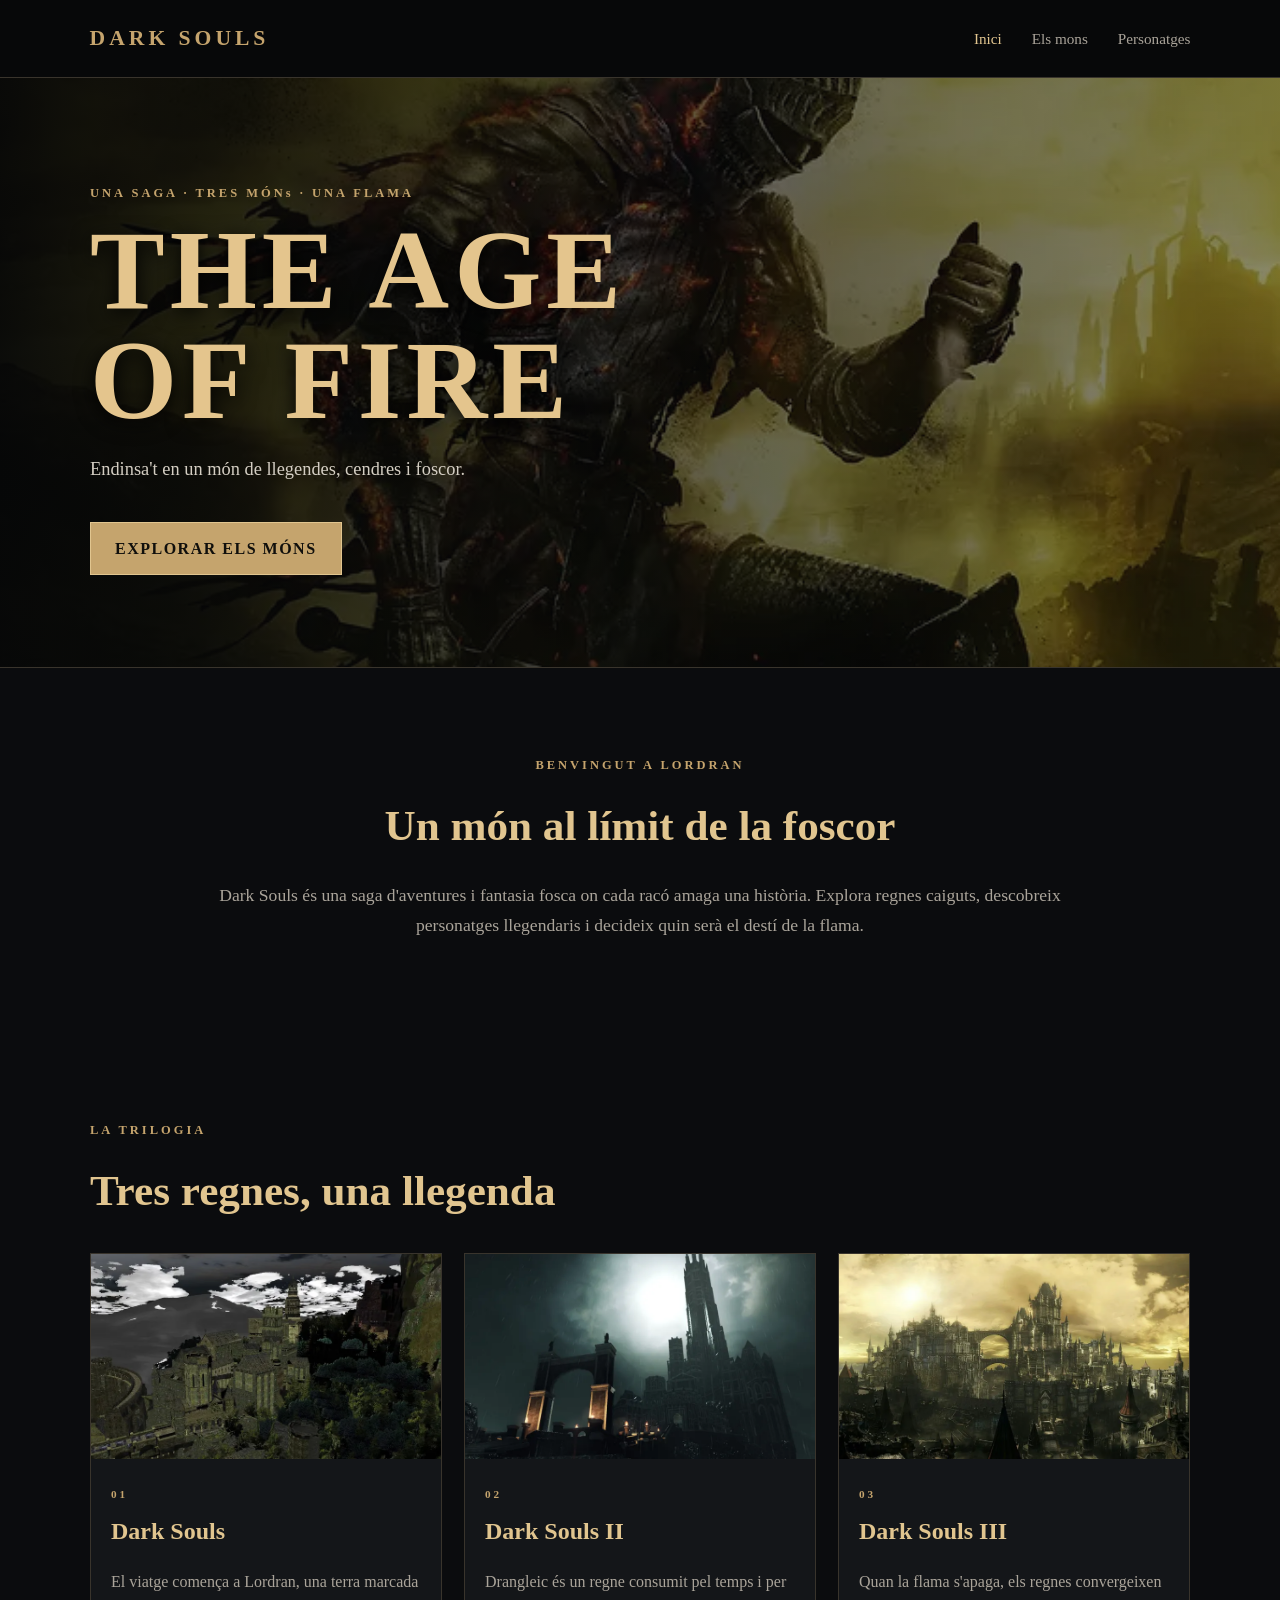
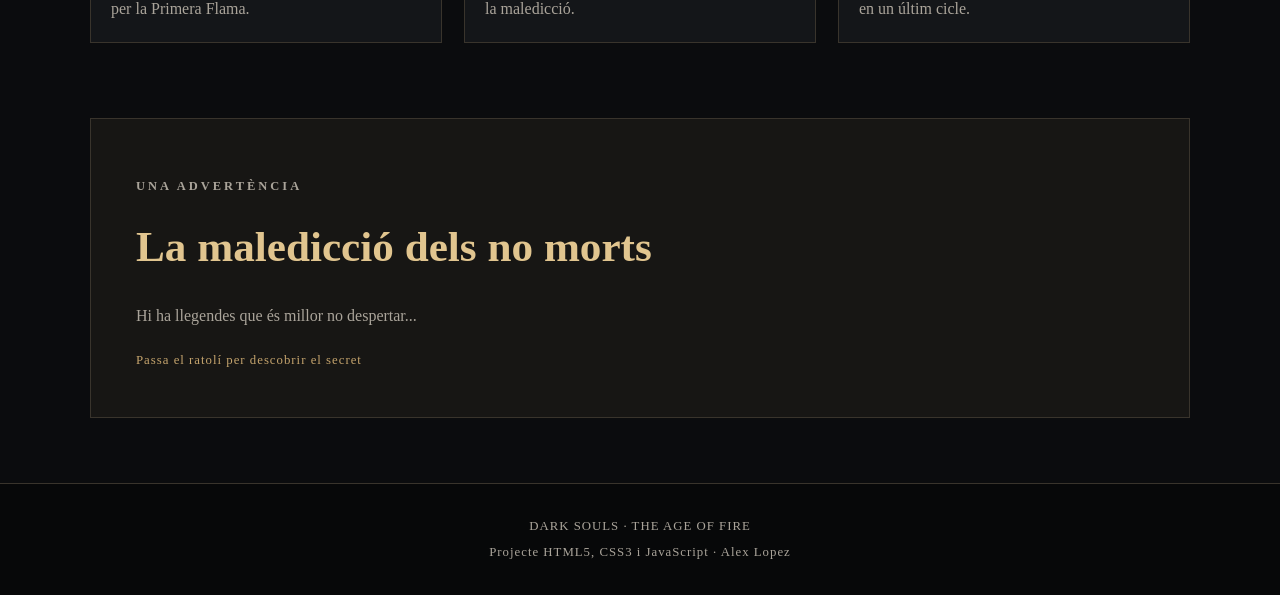
<file: index.html>
<!DOCTYPE html>
<html lang="ca">
<head>
    <meta charset="UTF-8">
    <meta name="viewport" content="width=device-width, initial-scale=1.0">
    <meta name="description" content="Una enciclopèdia dedicada a l'univers de Dark Souls i a l'Edat del Foc.">
    <meta name="author" content="Alex Lopez">
    <meta name="keywords" content="Dark Souls, Lordran, Drangleic, Lothric, videojocs, fantasia">
    <title>Dark Souls | Inici - The Age of Fire</title>
    <link rel="stylesheet" href="css/estils.css">
    <script>
        // Funció senzilla per mostrar el missatge de benvinguda.
        function benvinguda() {
            console.log("Que la flama guiï el teu camí.");
        }
    </script>
</head>
<body onload="benvinguda()">
    <header class="capcalera">
        <a class="logo" href="index.html">DARK SOULS</a>
        <nav class="menu">
            <a class="actiu" href="index.html">Inici</a>
            <a href="mons.html">Els mons</a>
            <a href="personatges.html">Personatges</a>
        </nav>
    </header>

    <main>
        <section class="hero">
            <img src="img/3ddbdcb7719ebc17cbe5662399fd6e97_3fe2196962d963571bb55fe9f240df1c.png" alt="Una foguera en un món medieval fosc">
            <div class="hero-contingut">
                <p class="sobretitol">UNA SAGA · TRES MÓNs · UNA FLAMA</p>
                <h1>THE AGE<br>OF FIRE</h1>
                <p>Endinsa't en un món de llegendes, cendres i foscor.</p>
                <a class="boto" href="mons.html">EXPLORAR ELS MÓNS</a>
            </div>
        </section>

        <section class="contenidor introduccio">
            <p class="etiqueta">BENVINGUT A LORDRAN</p>
            <h2>Un món al límit de la foscor</h2>
            <p class="text-ampli">
                Dark Souls és una saga d'aventures i fantasia fosca on cada racó amaga
                una història. Explora regnes caiguts, descobreix personatges llegendaris
                i decideix quin serà el destí de la flama.
            </p>
        </section>

        <section class="contenidor">
            <div class="cap-seccio">
                <div>
                    <p class="etiqueta">LA TRILOGIA</p>
                    <h2>Tres regnes, una llegenda</h2>
                </div>
            </div>
            <div class="targetes">
                <article class="targeta">
                    <img src="img/yBTuyBU9n72AbrKgcp23fG.png" alt="Representació de Lordran">
                    <div class="targeta-cos">
                        <span class="numero">01</span>
                        <h3>Dark Souls</h3>
                        <p>El viatge comença a Lordran, una terra marcada per la Primera Flama.</p>
                    </div>
                </article>
                <article class="targeta">
                    <img src="img/Drangleic_Castle.png" alt="Representació de Drangleic">
                    <div class="targeta-cos">
                        <span class="numero">02</span>
                        <h3>Dark Souls II</h3>
                        <p>Drangleic és un regne consumit pel temps i per la maledicció.</p>
                    </div>
                </article>
                <article class="targeta">
                    <img src="img/7e963570e530c9869ef02f3c2ca00707.png" alt="Representació de Lothric">
                    <div class="targeta-cos">
                        <span class="numero">03</span>
                        <h3>Dark Souls III</h3>
                        <p>Quan la flama s'apaga, els regnes convergeixen en un últim cicle.</p>
                    </div>
                </article>
            </div>
        </section>

        <section class="contenidor crida" id="malediccio"
            onmouseover="mostrarMalediccio()" onmouseout="amagarMalediccio()">
            <p class="etiqueta">UNA ADVERTÈNCIA</p>
            <h2>La maledicció dels no morts</h2>
            <p>Hi ha llegendes que és millor no despertar...</p>
            <p id="textMalediccio" class="text-ocult">
                La marca dels no morts condemna els seus portadors a tornar una vegada
                i una altra. Continua el teu viatge i descobreix els secrets que amaga
                aquesta maledicció.
            </p>
            <span class="pista">Passa el ratolí per descobrir el secret</span>
        </section>
    </main>

    <footer class="peu">
        <p>DARK SOULS · THE AGE OF FIRE</p>
        <p>Projecte HTML5, CSS3 i JavaScript · Alex Lopez</p>
    </footer>
    <script src="components/efectes.js"></script>
</body>
</html>
</file>
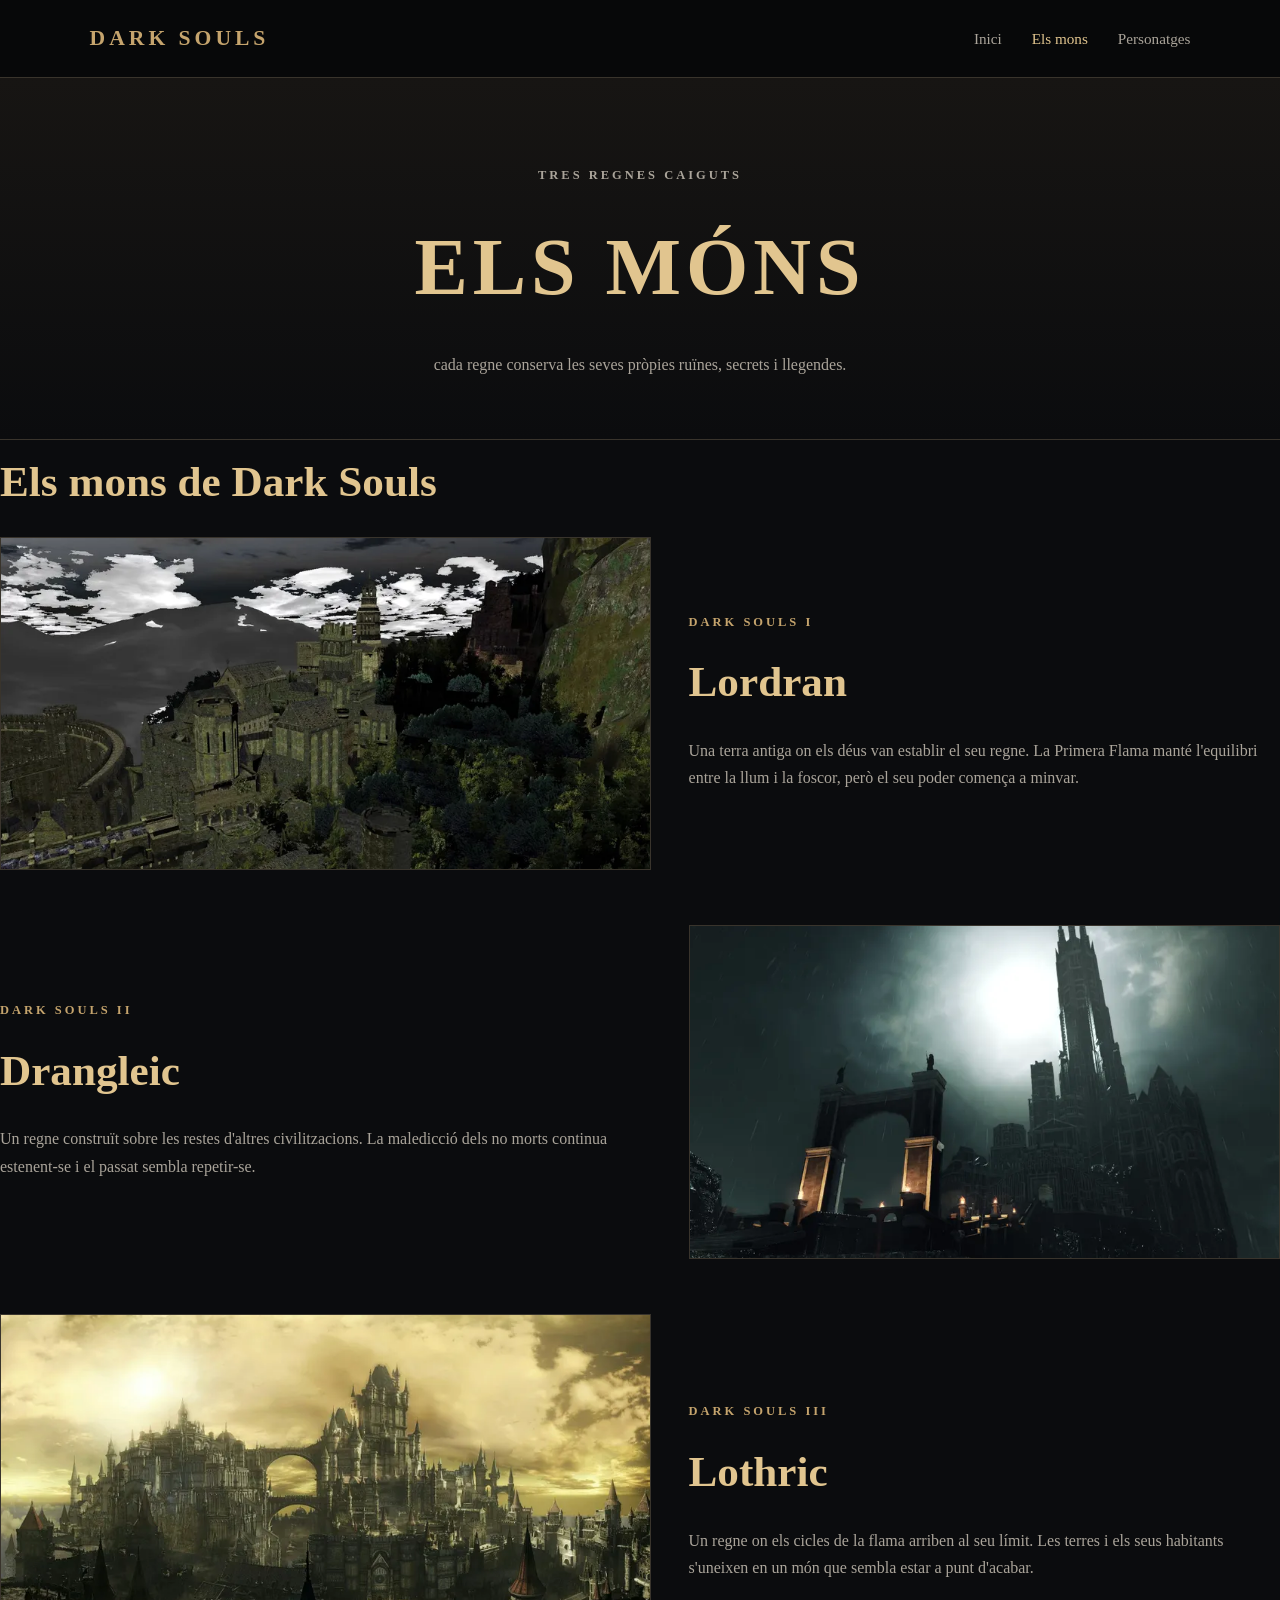
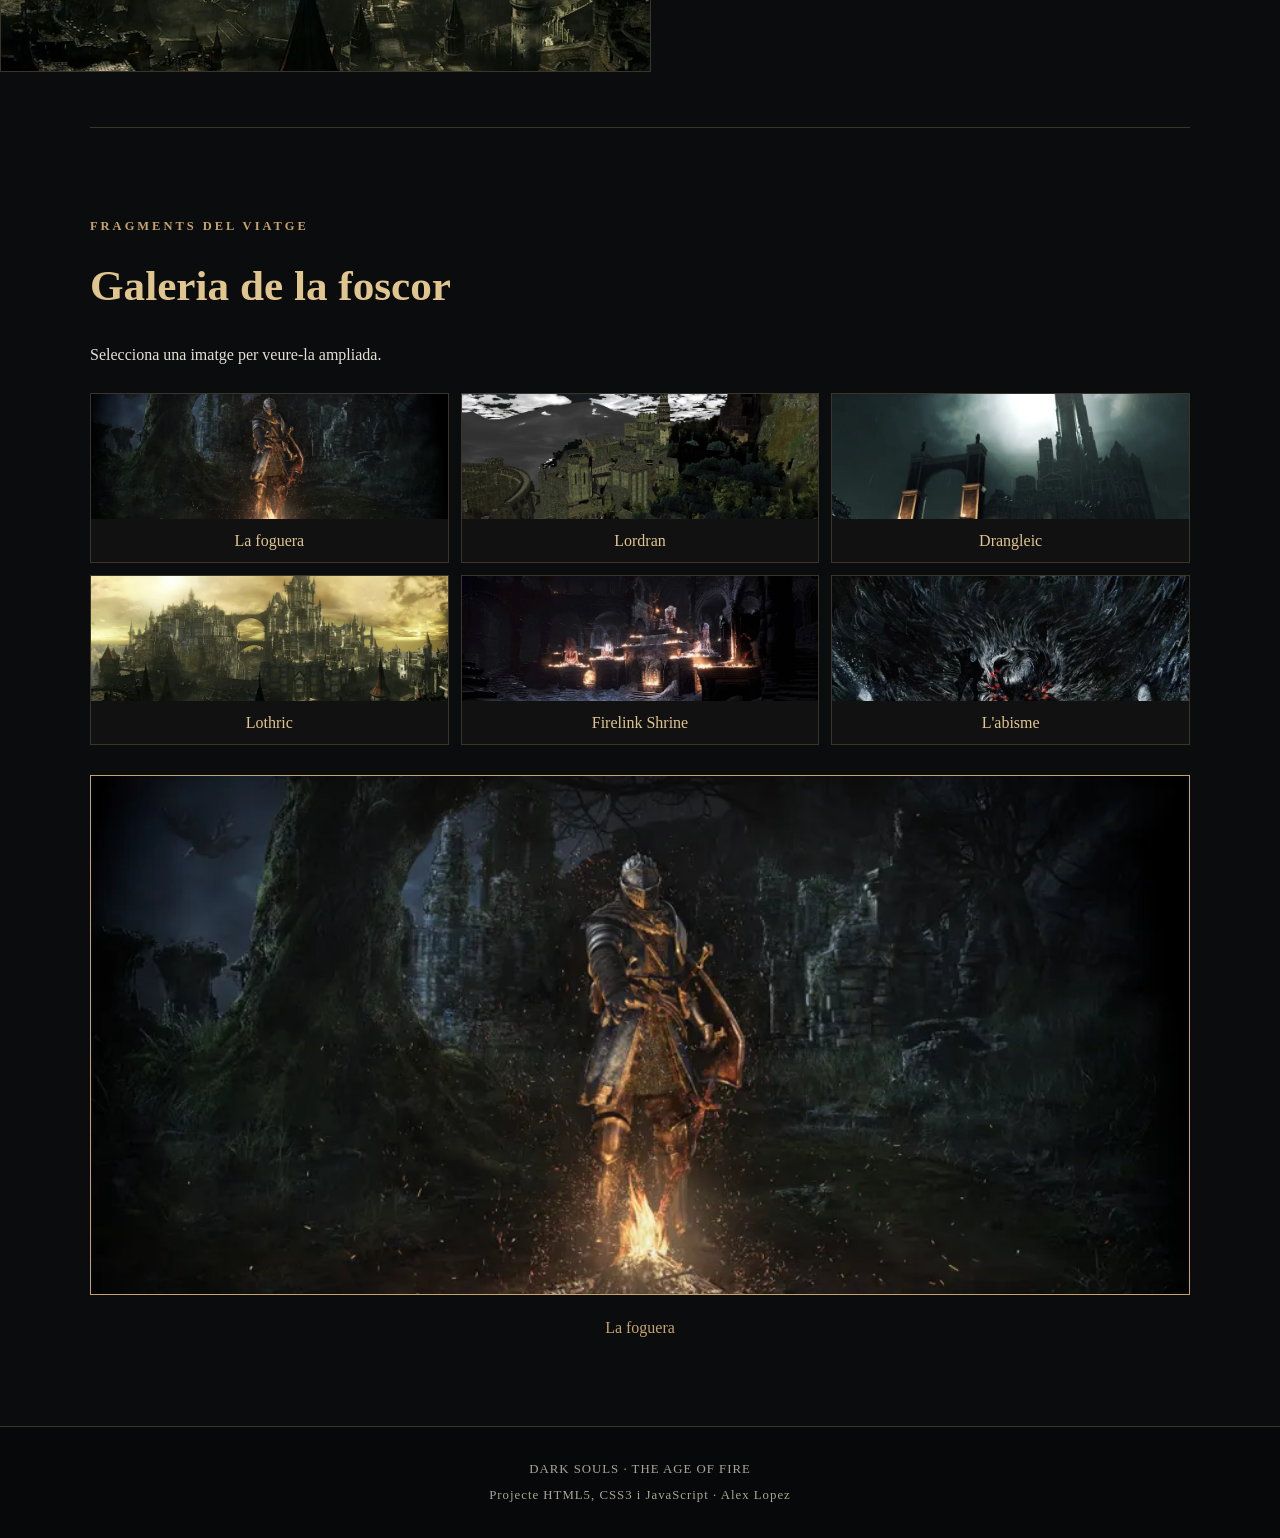
<file: mons.html>
<!DOCTYPE html>
<html lang="ca">
<head>
    <meta charset="UTF-8">
    <meta name="viewport" content="width=device-width, initial-scale=1.0">
    <meta name="description" content="Descobreix els tres grans regnes de la trilogia Dark Souls.">
    <meta name="author" content="Alex Lopez">
    <meta name="keywords" content="Lordran, Drangleic, Lothric, Dark Souls">
    <title>Dark Souls | Els mons</title>
    <link rel="stylesheet" href="css/estils.css">
</head>
<body>
    <header class="capcalera">
        <a class="logo" href="index.html">DARK SOULS</a>
        <nav class="menu">
            <a href="index.html">Inici</a>
            <a class="actiu" href="mons.html">Els mons</a>
            <a href="personatges.html">Personatges</a>
        </nav>
    </header>

    <main class="pagina">
        <section class="titol-pagina">
            <p class="etiqueta">TRES REGNES CAIGUTS</p>
            <h1>ELS MÓNS</h1>
            <p> cada regne conserva les seves pròpies ruïnes, secrets i llegendes.</p>
        </section>

        <section class="contenido">
            <h2>Els mons de Dark Souls</h2>
            <article class="bloc-mon">
                <img src="img/yBTuyBU9n72AbrKgcp23fG.png" alt="Paisatge inspirat en Lordran">
                <div>
                    <p class="etiqueta">DARK SOULS I</p>
                    <h2>Lordran</h2>
                    <p>Una terra antiga on els déus van establir el seu regne. La Primera Flama
                    manté l'equilibri entre la llum i la foscor, però el seu poder comença a minvar.</p>
                </div>
            </article>
            <article class="bloc-mon invertit">
                <img src="img/Drangleic_Castle.png" alt="Paisatge inspirat en Drangleic">
                <div>
                    <p class="etiqueta">DARK SOULS II</p>
                    <h2>Drangleic</h2>
                    <p>Un regne construït sobre les restes d'altres civilitzacions. La maledicció
                    dels no morts continua estenent-se i el passat sembla repetir-se.</p>
                </div>
            </article>
            <article class="bloc-mon">
                <img src="img/7e963570e530c9869ef02f3c2ca00707.png" alt="Paisatge inspirat en Lothric">
                <div>
                    <p class="etiqueta">DARK SOULS III</p>
                    <h2>Lothric</h2>
                    <p>Un regne on els cicles de la flama arriben al seu límit. Les terres i els
                    seus habitants s'uneixen en un món que sembla estar a punt d'acabar.</p>
                </div>
            </article>
        </section>

        <section class="contenidor galeria-seccio">
            <p class="etiqueta">FRAGMENTS DEL VIATGE</p>
            <h2>Galeria de la foscor</h2>
            <p>Selecciona una imatge per veure-la ampliada.</p>
            <div class="galeria">
                <button type="button" onclick="canviarImatge('img/portada.png', 'La foguera')">
                    <img src="img/uhrt09g2l8a91.png" alt="La foguera"><span>La foguera</span>
                </button>
                <button type="button" onclick="canviarImatge('img/darksouls1.png', 'Lordran')">
                    <img src="img/yBTuyBU9n72AbrKgcp23fG.png" alt="Lordran"><span>Lordran</span>
                </button>
                <button type="button" onclick="canviarImatge('img/darksouls2.png', 'Drangleic')">
                    <img src="img/Drangleic_Castle.png" alt="Drangleic"><span>Drangleic</span>
                </button>
                <button type="button" onclick="canviarImatge('img/darksouls3.png', 'Lothric')">
                    <img src="img/7e963570e530c9869ef02f3c2ca00707.png" alt="Lothric"><span>Lothric</span>
                </button>
                <button type="button" onclick="canviarImatge('img/firelink.png', 'Firelink Shrine')">
                    <img src="img/11984947.png" alt="Firelink Shrine"><span>Firelink Shrine</span>
                </button>
                <button type="button" onclick="canviarImatge('img/manus.png', 'L\'abisme')">
                    <img src="img/5243fbf2b2119313b07ee66945621bd7912396dd27ea_url.png" alt="L'abisme"><span>L'abisme</span>
                </button>
            </div>
            <figure class="imatge-gran">
                <img id="imatgeGran" src="img/uhrt09g2l8a91.png" alt="La foguera ampliada">
                <figcaption id="peuImatge">La foguera</figcaption>
            </figure>
        </section>
    </main>

    <footer class="peu">
        <p>DARK SOULS · THE AGE OF FIRE</p>
        <p>Projecte HTML5, CSS3 i JavaScript · Alex Lopez</p>
    </footer>
    <script src="components/galeria.js"></script>
</body>
</html>
</file>
<file: css/estils.css>
/* ESTILS GENERALS */
:root {
    --fons: #0b0c0e;
    --fons-secundari: #141619;
    --daurat: #c5a46d;
    --daurat-clar: #e1c58f;
    --text: #e5e0d7;
    --text-suau: #aaa49a;
    --vora: #39342c;
}

* { box-sizing: border-box; }

html { scroll-behavior: smooth; }

body {
    margin: 0;
    background: var(--fons);
    color: var(--text);
    font-family: Georgia, "Times New Roman", serif;
    line-height: 1.7;
}

a { color: inherit; text-decoration: none; }

.capcalera {
    min-height: 78px;
    padding: 15px 7%;
    display: flex;
    justify-content: space-between;
    align-items: center;
    gap: 20px;
    background: rgba(8, 9, 10, 0.97);
    border-bottom: 1px solid var(--vora);
}

.logo {
    color: var(--daurat);
    font-size: 1.35rem;
    font-weight: bold;
    letter-spacing: 4px;
}

.menu { display: flex; gap: 30px; flex-wrap: wrap; }
.menu a {
    color: var(--text-suau);
    font-size: 0.95rem;
    transition: color 0.25s;
}
.menu a:hover, .menu a.actiu { color: var(--daurat-clar); }

.hero {
    min-height: 590px;
    position: relative;
    display: flex;
    align-items: center;
    overflow: hidden;
    border-bottom: 1px solid var(--vora);
}
.hero > img {
    position: absolute;
    width: 100%;
    height: 100%;
    object-fit: cover;
    opacity: 0.58;
}
.hero::after {
    content: "";
    position: absolute;
    inset: 0;
    background: linear-gradient(90deg, rgba(5,6,7,.95), rgba(5,6,7,.4), rgba(5,6,7,.1));
}
.hero-contingut {
    position: relative;
    z-index: 1;
    width: min(1100px, 86%);
    margin: 0 auto;
    padding: 70px 0;
}
.hero h1 {
    margin: 8px 0 15px;
    color: #e4c58d;
    font-size: clamp(3.5rem, 9vw, 7rem);
    line-height: 0.98;
    letter-spacing: 5px;
    text-shadow: 0 4px 20px #000;
}
.hero-contingut > p:not(.sobretitol) { color: #d4cec3; font-size: 1.15rem; }
.sobretitol, .etiqueta, .numero {
    color: var(--daurat);
    letter-spacing: 3px;
    font-size: 0.78rem;
    font-weight: bold;
}

.boto {
    display: inline-block;
    margin-top: 18px;
    padding: 12px 24px;
    color: #100f0c;
    background: var(--daurat);
    border: 1px solid var(--daurat-clar);
    font-family: Georgia, serif;
    font-weight: bold;
    letter-spacing: 1.5px;
    cursor: pointer;
    transition: background .25s, transform .25s;
}
.boto:hover { background: var(--daurat-clar); transform: translateY(-2px); }

.contenidor { width: min(1100px, 86%); margin: 0 auto; padding: 75px 0; }
.introduccio { max-width: 850px; text-align: center; }
h2 { color: var(--daurat-clar); font-size: clamp(1.8rem, 4vw, 2.7rem); margin: 5px 0 18px; }
h3 { color: var(--daurat-clar); font-size: 1.5rem; margin: 5px 0 10px; }
.text-ampli { color: var(--text-suau); font-size: 1.1rem; }
.cap-seccio { margin-bottom: 25px; }

.targetes {
    display: grid;
    grid-template-columns: repeat(3, 1fr);
    gap: 22px;
}
.targeta {
    background: var(--fons-secundari);
    border: 1px solid var(--vora);
    transition: transform .25s, border-color .25s;
}
.targeta:hover { transform: translateY(-5px); border-color: var(--daurat); }
.targeta > img { width: 100%; height: 205px; object-fit: cover; display: block; }
.targeta-cos { padding: 20px; }
.targeta-cos p { color: var(--text-suau); margin-bottom: 0; }
.numero { font-size: .7rem; }

.crida {
    max-width: 1100px;
    margin-bottom: 65px;
    padding: 45px;
    background: #171614;
    border: 1px solid var(--vora);
    transition: background .3s, color .3s;
}
.crida p { color: var(--text-suau); }
.crida.destacat { background: #342719; color: #fff0d3; border-color: var(--daurat); }
.crida.destacat p { color: #f0dfc3; }
.text-ocult { display: none; }
.text-ocult.visible { display: block; }
.pista { color: var(--daurat); font-size: .8rem; letter-spacing: 1px; }

.peu {
    padding: 28px 7%;
    text-align: center;
    background: #070809;
    border-top: 1px solid var(--vora);
    color: var(--text-suau);
    font-size: .8rem;
    letter-spacing: 1px;
}
.peu p { margin: 4px; }

.pagina { min-height: 70vh; }
.titol-pagina {
    padding: 75px 7% 45px;
    text-align: center;
    background: linear-gradient(#171513, #0b0c0e);
    border-bottom: 1px solid var(--vora);
}
.titol-pagina h1 { margin: 5px 0; color: var(--daurat-clar); font-size: clamp(3rem, 7vw, 5rem); letter-spacing: 5px; }
.titol-pagina p { color: var(--text-suau); }
.bloc-mon {
    display: grid;
    grid-template-columns: 1.1fr 1fr;
    gap: 38px;
    align-items: center;
    margin-bottom: 55px;
}
.bloc-mon img { width: 100%; border: 1px solid var(--vora); }
.bloc-mon p:not(.etiqueta) { color: var(--text-suau); }
.bloc-mon.invertit img { order: 2; }
.galeria-seccio { border-top: 1px solid var(--vora); }
.galeria {
    display: grid;
    grid-template-columns: repeat(3, 1fr);
    gap: 12px;
    margin: 25px 0;
}
.galeria button {
    padding: 0;
    background: #111;
    color: var(--daurat-clar);
    border: 1px solid var(--vora);
    cursor: pointer;
    font: inherit;
}
.galeria button:hover { border-color: var(--daurat); }
.galeria button img { display: block; width: 100%; height: 125px; object-fit: cover; }
.galeria button span { display: block; padding: 8px; }
.imatge-gran { margin: 30px 0 0; text-align: center; }
.imatge-gran img { width: 100%; max-height: 520px; object-fit: cover; border: 1px solid var(--daurat); }
.imatge-gran figcaption { color: var(--daurat); padding: 10px; }

.targetes-personatges { grid-template-columns: repeat(3, 1fr); }
.targeta-destacada { grid-column: 2 / 3; }
.rellotge {
    display: inline-block;
    margin-top: 18px;
    padding: 10px 18px;
    color: var(--daurat-clar);
    background: #090a0b;
    border: 1px solid var(--vora);
    letter-spacing: 2px;
    font-size: .9rem;
}
.formulari-seccio {
    max-width: 650px;
    margin-bottom: 70px;
    padding: 35px;
    background: var(--fons-secundari);
    border: 1px solid var(--vora);
}
.formulari-seccio > p:not(.etiqueta) { color: var(--text-suau); }
form { display: flex; flex-direction: column; gap: 10px; margin-top: 25px; }
label { color: var(--daurat-clar); }
input {
    width: 100%;
    padding: 12px;
    margin-bottom: 12px;
    color: white;
    background: #090a0b;
    border: 1px solid #51483a;
    font: inherit;
}
input:focus { outline: 1px solid var(--daurat); }
form .boto { align-self: flex-start; }

@media (max-width: 760px) {
    .capcalera { flex-direction: column; }
    .menu { justify-content: center; gap: 18px; }
    .hero { min-height: 520px; }
    .targetes, .targetes-personatges { grid-template-columns: 1fr; }
    .targeta-destacada { grid-column: auto; }
    .bloc-mon { grid-template-columns: 1fr; }
    .bloc-mon.invertit img { order: 0; }
    .galeria { grid-template-columns: repeat(2, 1fr); }
    .crida { padding: 28px; }
}
</file>
